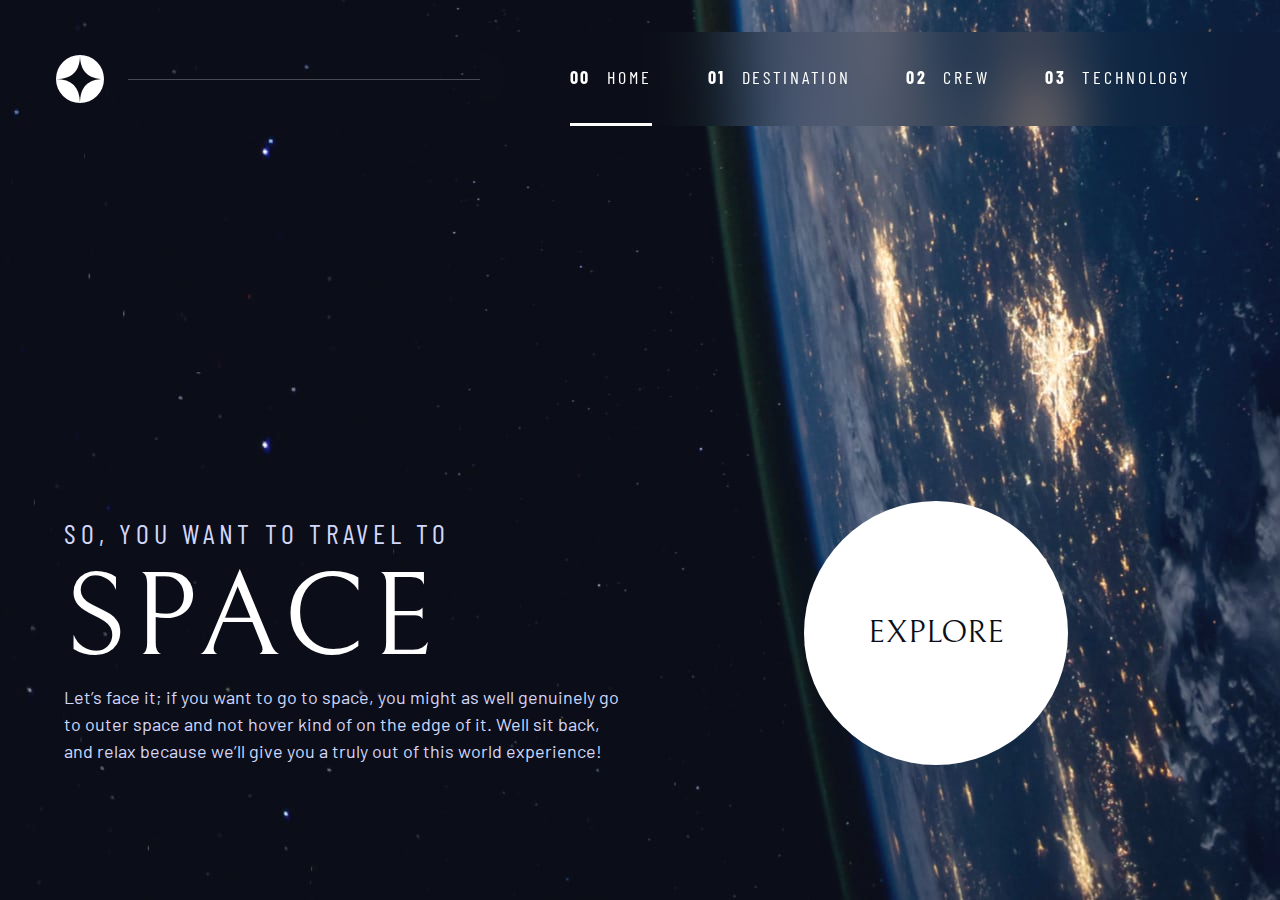
<file: index.html>
<!DOCTYPE html>
<html lang="en">
<head>
    <meta charset="UTF-8">
    <meta name="viewport" content="width=device-width, initial-scale=1.0">

    <link rel="icon" type="image/png" sizes="32x32" href="./assets/favicon-32x32.png">
    <link rel="preconnect" href="https://fonts.googleapis.com">
    <link rel="preconnect" href="https://fonts.gstatic.com" crossorigin>
    <link href="https://fonts.googleapis.com/css2?family=Barlow+Condensed:wght@400;700&family=Barlow:wght@400;700&family=Bellefair&display=swap" rel="stylesheet"> 
    
    <link rel="stylesheet" href="index.css">

    <title>Frontend Mentor | Space tourism website</title>

    <script src="index.js" defer></script>
</head>
<body class="home">
    <header class="primary-header flex">
        <div>
            <img src="./assets/shared/logo.svg" alt="space tourism logo" class="logo">
        </div>
        <button class="mobile-nav-toggle" aria-controls="primary-navigation"><span class="sr-only" aria-expanded="false">Menu</span></button>
        <nav>
            <ul id="primary-navigation" data-visible="false" class="primary-navigation underline-indicators flex">
                <li class="active"><a class="ff-sans-cond uppercase text-white letter-spacing-2" href="./index.html"><span aria-hidden="true">00</span> Home</a></li>
                <li><a class="ff-sans-cond uppercase text-white letter-spacing-2" href="./destination.html"><span aria-hidden="true">01</span> Destination</a></li>
                <li><a class="ff-sans-cond uppercase text-white letter-spacing-2" href="./crew.html"><span aria-hidden="true">02</span> Crew</a></li>
                <li><a class="ff-sans-cond uppercase text-white letter-spacing-2" href="./design-system.html"><span aria-hidden="true">03</span> Technology</a></li>
            </ul>
        </nav>
    </header>

    <main id="main" class="grid-container grid-container--home">
        <div>
            <h1 class="text-accent fs-500 ff-sans-cond uppercase letter-spacing-1">
                So, you want to travel to    
                <span class="fs-900 ff-serif text-white d-block"> 
                    Space
                </span>
            </h1>
            <p class="text-accent">
                Let’s face it; if you want to go to space, you might as well genuinely go to 
                outer space and not hover kind of on the edge of it. Well sit back, and relax 
                because we’ll give you a truly out of this world experience!
            </p>
        </div>
        <div>
            <a href="./destination.html" class="large-button uppercase ff-serif text-dark bg-white fs-600">Explore</a>
        </div>
    </main>




    
</body>
</html>


<!-- 


Explore 
-->
</file>
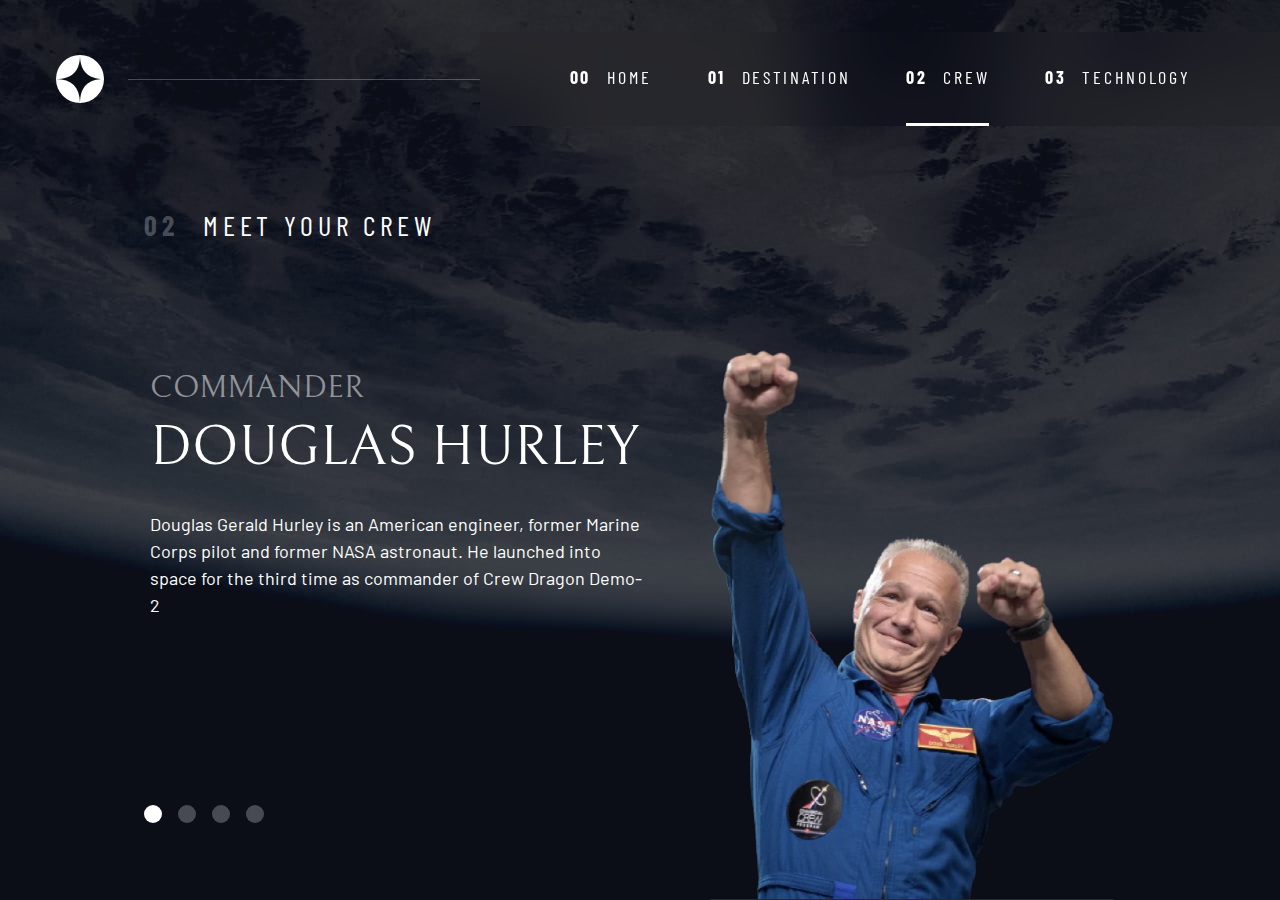
<file: crew.html>
<!DOCTYPE html>
<html lang="en">
<head>
    <meta charset="UTF-8">
    <meta name="viewport" content="width=device-width, initial-scale=1.0">

    <link rel="icon" type="image/png" sizes="32x32" href="./assets/favicon-32x32.png">
    <link rel="preconnect" href="https://fonts.googleapis.com">
    <link rel="preconnect" href="https://fonts.gstatic.com" crossorigin>
    <link href="https://fonts.googleapis.com/css2?family=Barlow+Condensed:wght@400;700&family=Barlow:wght@400;700&family=Bellefair&display=swap" rel="stylesheet"> 
    
    <link rel="stylesheet" href="index.css">

    <title>Frontend Mentor | Space tourism website</title>

    <script src="index.js" defer></script>
</head>
<body class="crew">
    <header class="primary-header flex">
        <div>
            <img src="./assets/shared/logo.svg" alt="space tourism logo" class="logo">
        </div>
        <button class="mobile-nav-toggle" aria-controls="primary-navigation"><span class="sr-only" aria-expanded="false">Menu</span></button>
        <nav>
            <ul id="primary-navigation" data-visible="false" class="primary-navigation underline-indicators flex">
                <li ><a class="ff-sans-cond uppercase text-white letter-spacing-2" href="./index.html"><span aria-hidden="true">00</span> Home</a></li>
                <li><a class="ff-sans-cond uppercase text-white letter-spacing-2" href="./destination.html"><span aria-hidden="true">01</span> Destination</a></li>
                <li class="active"><a class="ff-sans-cond uppercase text-white letter-spacing-2" href="#"><span aria-hidden="true">02</span> Crew</a></li>
                <li><a class="ff-sans-cond uppercase text-white letter-spacing-2" href="./design-system.html"><span aria-hidden="true">03</span> Technology</a></li>
            </ul>
        </nav>
    </header>

    <main id="main" class="grid-container grid-container--crew flow">
        <h1 class="numbered-title"><span aria-hidden="true">02</span> Meet your crew</h1>

        <div class="dot-indicators flex" role="tablist" aria-label="crew member list">
            <button aria-selected="true" tabindex="0" aria-controls="commander-tab" role="tab" data-image="commander-image"><span class="sr-only">The commander</span></button>
            <button aria-selected="false" tabindex="-1" aria-controls="mission-tab" role="tab" data-image="mission-image"><span class="sr-only">The mission specialist</span></button>
            <button aria-selected="false" tabindex="-1" aria-controls="pilot-tab" role="tab" data-image="pilot-image"><span class="sr-only">The pilot</span></button>
            <button aria-selected="false" tabindex="-1" aria-controls="crew-tab" role="tab" data-image="crew-image"><span class="sr-only">The crew engineer</span></button>
        </div>


        <!-- CODE DUPLICATION FOR EASE OF IMPLEMENTATION -->

        <!-- Commander Article -->
        <article class="crew-details flow" id="commander-tab" role="tabpanel">
            <header class="flow flow-space--small">    
                <h2 class="fs-600 ff-serif uppercase">Commander</h2>
                <p class="fs-700 uppercase ff-serif">Douglas Hurley</p>
            </header>
            <p>Douglas Gerald Hurley is an American engineer, former Marine Corps pilot
                and former NASA astronaut. He launched into space for the third time 
                as commander of Crew Dragon Demo-2
            </p>
        </article>

        <!-- Mission Article -->
        <article hidden class="crew-details flow" id="mission-tab" role="tabpanel">
            <header class="flow flow-space--small">    
                <h2 class="fs-600 ff-serif uppercase">Mission Specialist</h2>
                <p class="fs-700 uppercase ff-serif">Mark Shuttleworth</p>
            </header>
            <p>
                Mark Richard Shuttleworth is the founder and CEO of Canonical, the company behind 
                the Linux-based Ubuntu operating system. Shuttleworth became the first South 
                African to travel to space as a space tourist.
            </p>
        </article>

        <!-- Pilot Article -->
        <article hidden class="crew-details flow" id="pilot-tab" role="tabpanel">
            <header class="flow flow-space--small">    
                <h2 class="fs-600 ff-serif uppercase">Pilot</h2>
                <p class="fs-700 uppercase ff-serif">Victor Glover</p>
            </header>
            <p>Pilot on the first operational flight of the SpaceX Crew Dragon to the 
                International Space Station. Glover is a commander in the U.S. Navy where 
                he pilots an F/A-18.He was a crew member of Expedition 64, and served as a 
                station systems flight engineer.
            </p>
        </article>

        <!-- Crew Article -->
        <article hidden class="crew-details flow" id="crew-tab" role="tabpanel">
            <header class="flow flow-space--small">    
                <h2 class="fs-600 ff-serif uppercase">Flight Engineer</h2>
                <p class="fs-700 uppercase ff-serif">Anousheh Ansari</p>
            </header>
            <p>Anousheh Ansari is an Iranian American engineer and co-founder of Prodea Systems. 
                Ansari was the fourth self-funded space tourist, the first self-funded woman to 
                fly to the ISS, and the first Iranian in space.
            </p>
        </article>

        <!-- IMAGES -->
        <picture id="commander-image">
            <source srcset="./assets/crew/image-douglas-hurley.webp" type="image/webp">
            <img src="./assets/crew/image-douglas-hurley.png" alt="Douglas Hurley">
        </picture>
        <picture hidden id="mission-image">
            <source srcset="./assets/crew/image-mark-shuttleworth.webp" type="image/webp">
            <img src="./assets/crew/image-mark-shuttleworth.png" alt="Mark Shuttleworth">
        </picture>
        <picture hidden id="pilot-image">
            <source srcset="./assets/crew/image-victor-glover.webp" type="image/webp">
            <img src="./assets/crew/image-victor-glover.png" alt="Victor Glover">
        </picture>
        <picture hidden id="crew-image">
            <source srcset="./assets/crew/image-anousheh-ansari.webp" type="image/webp">
            <img src="./assets/crew/image-anousheh-ansari.png" alt="Anousheh Ansari">
        </picture>

    
    </main>
</body>
</html>
</file>
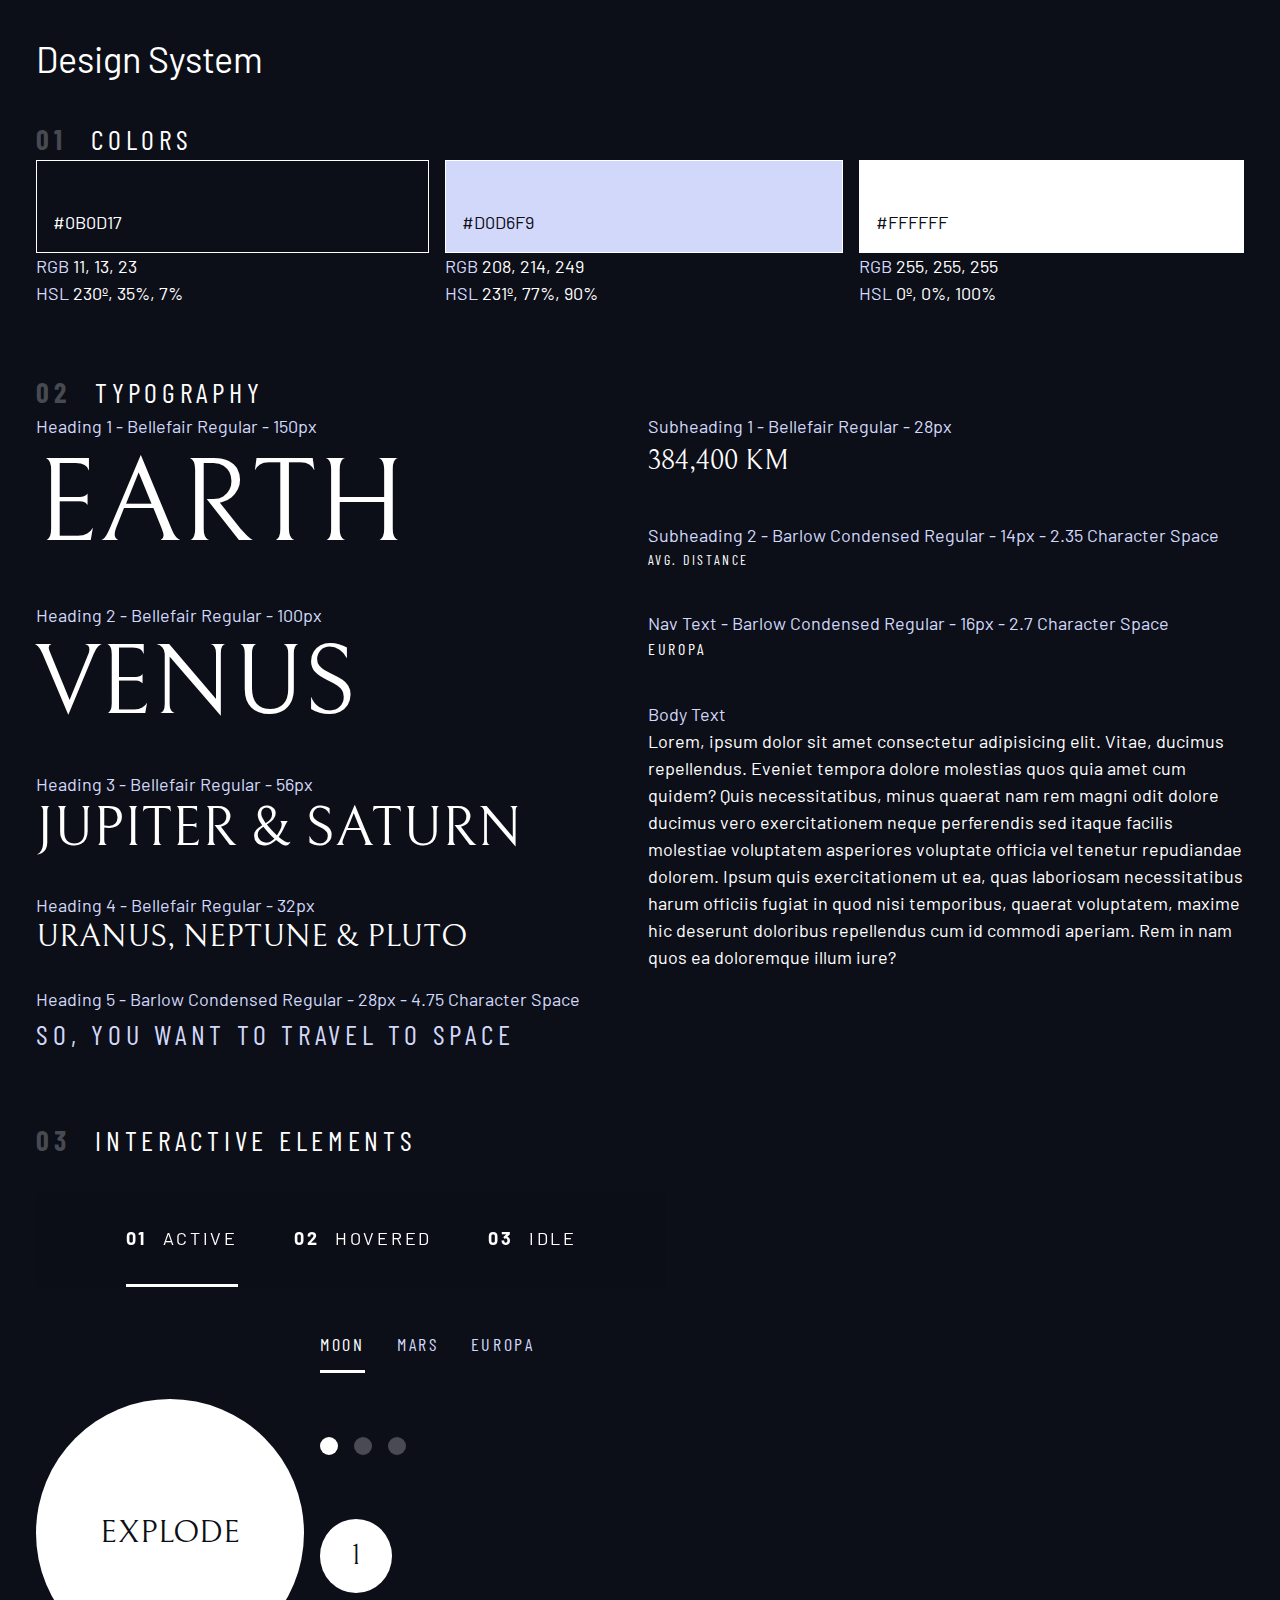
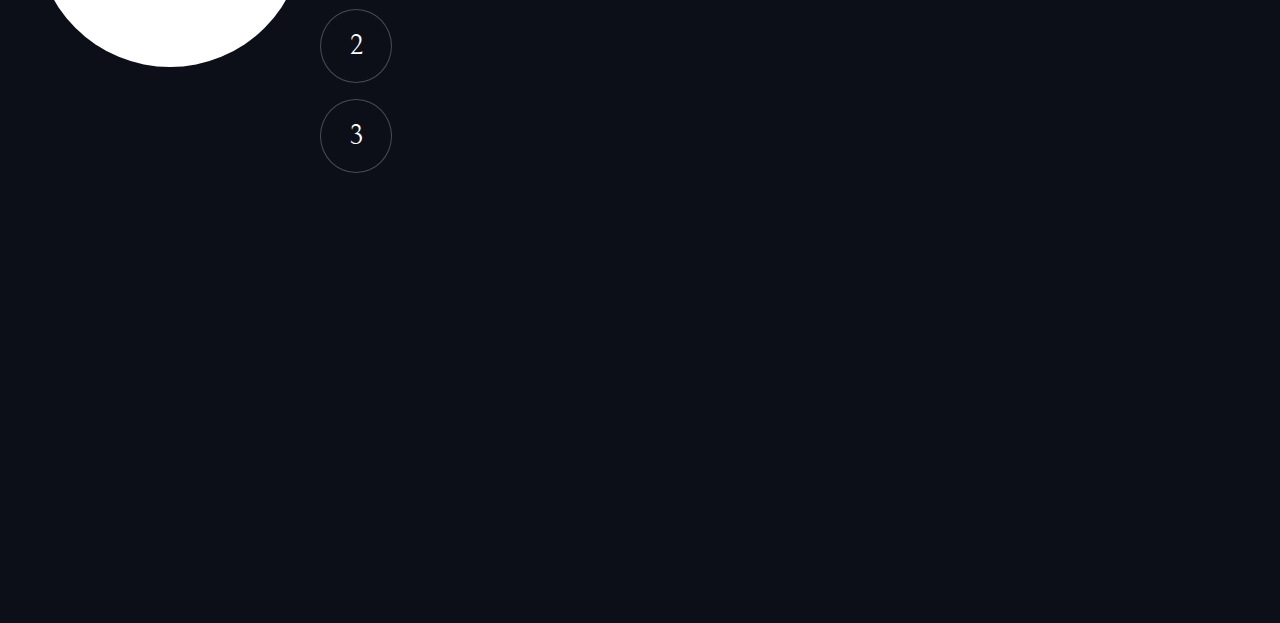
<file: design-system.html>
<!DOCTYPE html>
<html lang="en">
<head>
    <meta charset="UTF-8">
    <meta http-equiv="X-UA-Compatible" content="IE=edge">
    <meta name="viewport" content="width=device-width, initial-scale=1.0">

    <link rel="stylesheet" href="index.css">
    <link rel="preconnect" href="https://fonts.googleapis.com">
    <link rel="preconnect" href="https://fonts.gstatic.com" crossorigin>
    <link href="https://fonts.googleapis.com/css2?family=Barlow+Condensed:wght@400;700&family=Barlow:wght@400;700&family=Bellefair&display=swap" rel="stylesheet"> 

    <title>Design System</title>
</head>
<body >
    
    <div class="container">
        <h1 style="margin: 2rem 0;">Design System</h1>

        <section id="colors">
            <h2 class="numbered-title"><span>01</span> Colors</h2>
            <div class="flex">
                <div style="flex-grow: 1;">
                    <div class="bg-dark text-white" 
                        style="padding: 3rem 1rem 1rem; border: 1px solid white">
                        #0B0D17
                    </div>
                    <p><span class="text-accent">RGB</span> 11, 13, 23</p>
                    <p><span class="text-accent">HSL</span> 230º, 35%, 7%</p>
                </div>

                <div style="flex-grow: 1;">
                    <div class="bg-accent text-dark" 
                        style="padding: 3rem 1rem 1rem; border: 1px solid white">
                        #D0D6F9
                    </div>
                    <p><span class="text-accent">RGB</span> 208, 214, 249</p>
                    <p><span class="text-accent">HSL</span> 231º, 77%, 90%</p>
                </div>

                <div style="flex-grow: 1;">
                    <div class="bg-white text-dark" 
                        style="padding: 3rem 1rem 1rem; border: 1px solid white">
                        #FFFFFF
                    </div>
                    <p><span class="text-accent">RGB</span> 255, 255, 255</p>
                    <p><span class="text-accent">HSL</span> 0º, 0%, 100%</p>
                </div>
            </div>
        </section>

        <section id="typography" style="margin: 4rem 0;">
            <h2 class="numbered-title"><span>02</span> Typography</h2>

            <div class="flex">
                <div class="flow" style="flex-basis: 100%; --flow-space: 2rem;">
                    <div>
                        <p class="text-accent">Heading 1 - Bellefair Regular - 150px</p>
                        <p class="fs-900 ff-serif uppercase">Earth</p>
                    </div>
                    <div>
                        <p class="text-accent">Heading 2 - Bellefair Regular - 100px</p>
                        <p class="fs-800 ff-serif uppercase">Venus</p>
                    </div>
                    <div>
                        <p class="text-accent">Heading 3 - Bellefair Regular - 56px</p>
                        <p class="fs-700 ff-serif uppercase">Jupiter & Saturn</p>
                    </div>
                    <div>
                        <p class="text-accent">Heading 4 - Bellefair Regular - 32px</p>
                        <p class="fs-600 ff-serif uppercase">Uranus, Neptune & Pluto</p>
                    </div>
                    <div>
                        <p class="text-accent">Heading 5 - Barlow Condensed Regular - 28px - 4.75 Character Space</p>
                        <p class="text-accent fs-500 ff-sans-cond letter-spacing-1 uppercase">So, you want to travel to space</p>
                    </div>
                </div>

                <div class="flow" style="flex-basis: 100%; --flow-space: 2.5rem;">
                    <div>
                        <p class="text-accent">Subheading 1 - Bellefair Regular - 28px</p>
                        <p class="fs-500 ff-serif uppercase">384,400 KM</p>
                    </div>
                    <div>
                        <p class="text-accent">Subheading 2 - Barlow Condensed Regular - 14px - 2.35 Character Space</p>
                        <p class="fs-200 ff-sans-cond letter-spacing-3 uppercase">avg. distance</p>
                    </div>
                    <div>
                        <p class="text-accent">Nav Text - Barlow Condensed Regular - 16px - 2.7 Character Space</p>
                        <p class="fs-300 ff-sans-cond letter-spacing-2 uppercase">europa</p>
                    </div>
                    <div>
                        <p class="text-accent">Body Text</p>
                        <p>Lorem, ipsum dolor sit amet consectetur adipisicing elit. Vitae, ducimus repellendus. Eveniet tempora dolore molestias quos quia amet cum quidem? Quis necessitatibus, minus quaerat nam rem magni odit dolore ducimus vero exercitationem neque perferendis sed itaque facilis molestiae voluptatem asperiores voluptate officia vel tenetur repudiandae dolorem. Ipsum quis exercitationem ut ea, quas laboriosam necessitatibus harum officiis fugiat in quod nisi temporibus, quaerat voluptatem, maxime hic deserunt doloribus repellendus cum id commodi aperiam. Rem in nam quos ea doloremque illum iure?</p>
                    </div>
                </div>
            </div>
        </section>

        <section class="flow" id="interactive-elements">
            <h2 class="numbered-title"><span>03</span> Interactive elements</h2>

            <!-- navigation -->
            <div>
                <nav>
                    <ul class="primary-navigation underline-indicators flex">
                        <li class="active"><a class="uppercase text-white letter-spacing-2" href="#"><span>01</span> Active</a></li>
                        <li><a class="uppercase text-white letter-spacing-2" href="#"><span>02</span> Hovered</a></li>
                        <li><a class="uppercase text-white letter-spacing-2" href="#"><span>03</span> Idle</a></li>
                    </ul>
                </nav>
            </div>

            <div class="flex">
                <div style="margin-top: 5rem;">
                    <!-- explore button/link-->
                    <a href="#" class="large-button uppercase ff-serif text-dark bg-white fs-600">Explode</a>
                </div>

                <div class="flow" style="margin-bottom: 50vh; --flow-space: 4rem;">
                    <!-- tabs -->
                    <div class="tab-list underline-indicators flex">
                        <button aria-selected="true" class="uppercase ff-sans-cond text-accent letter-spacing-2">Moon</button>
                        <button aria-selected="false" class="uppercase ff-sans-cond text-accent letter-spacing-2">Mars</button>
                        <button aria-selected="false" class="uppercase ff-sans-cond text-accent letter-spacing-2">Europa</button>
                    </div>
                    
                    <!-- dots -->
                    <div class="dot-indicators flex">
                        <button aria-selected="true" ><span class="sr-only">Slide title</span></button>
                        <button aria-selected="false" ><span class="sr-only">Slide title</span></button>
                        <button aria-selected="false" ><span class="sr-only">Slide title</span></button>
                    </div>
                
                    <!-- numbers -->
                    <div class="number-indicators grid">
                        <button aria-selected="true" >1</button>
                        <button aria-selected="false" >2</button>
                        <button aria-selected="false" >3</button>
                    </div>

                </div>
            </div>
        </section>

    </div>

</body>
</html>
</file>
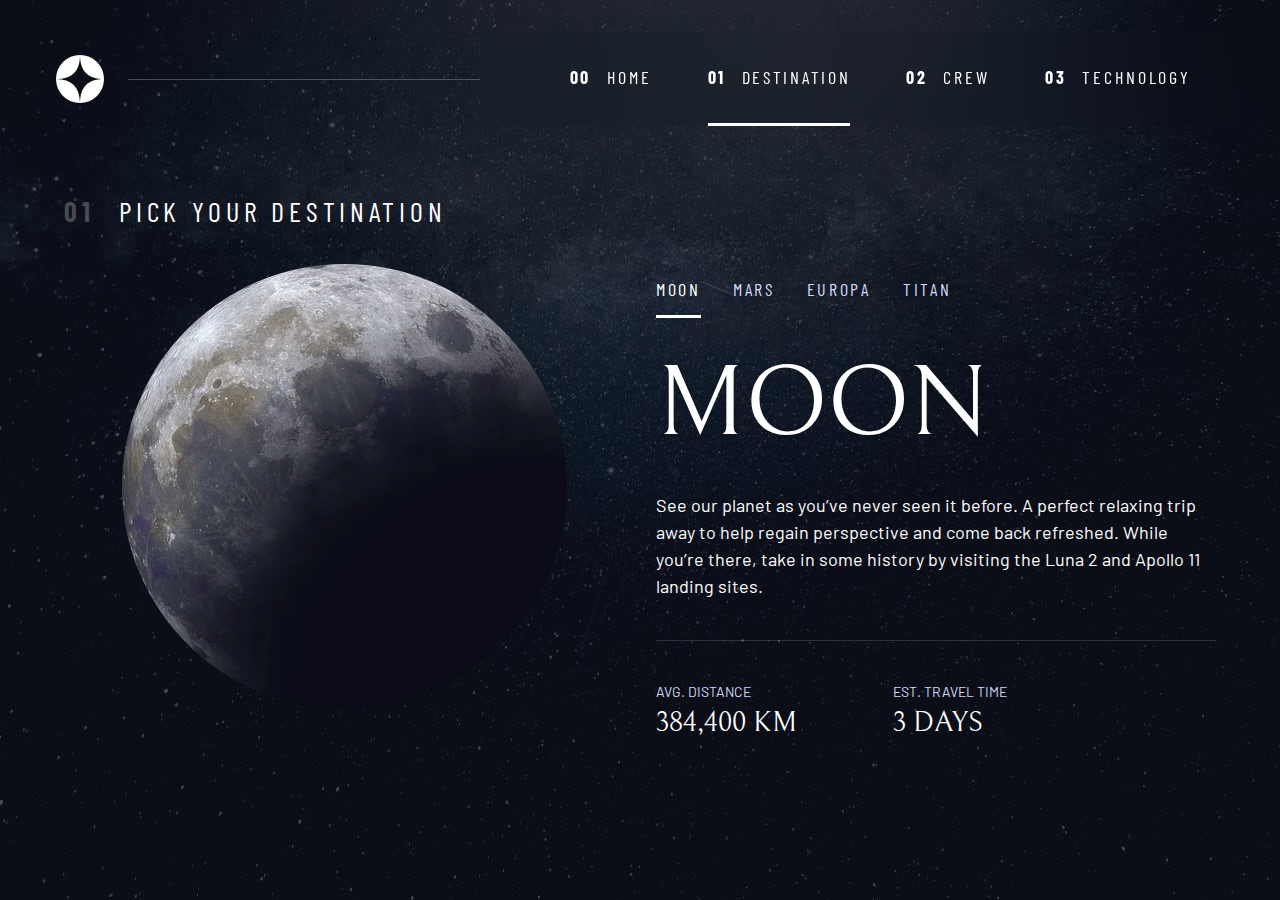
<file: destination.html>
<!DOCTYPE html>
<html lang="en">
<head>
    <meta charset="UTF-8">
    <meta name="viewport" content="width=device-width, initial-scale=1.0">

    <link rel="icon" type="image/png" sizes="32x32" href="./assets/favicon-32x32.png">
    <link rel="preconnect" href="https://fonts.googleapis.com">
    <link rel="preconnect" href="https://fonts.gstatic.com" crossorigin>
    <link href="https://fonts.googleapis.com/css2?family=Barlow+Condensed:wght@400;700&family=Barlow:wght@400;700&family=Bellefair&display=swap" rel="stylesheet"> 
    
    <link rel="stylesheet" href="index.css">

    <title>Frontend Mentor | Space tourism website</title>

    <script src="index.js" defer></script>
</head>
<body class="destination">
    <header class="primary-header flex">
        <div>
            <img src="./assets/shared/logo.svg" alt="space tourism logo" class="logo">
        </div>
        <button class="mobile-nav-toggle" aria-controls="primary-navigation"><span class="sr-only" aria-expanded="false">Menu</span></button>
        <nav>
            <ul id="primary-navigation" data-visible="false" class="primary-navigation underline-indicators flex">
                <li ><a class="ff-sans-cond uppercase text-white letter-spacing-2" href="./index.html"><span aria-hidden="true">00</span> Home</a></li>
                <li class="active"><a class="ff-sans-cond uppercase text-white letter-spacing-2" href="#"><span aria-hidden="true">01</span> Destination</a></li>
                <li><a class="ff-sans-cond uppercase text-white letter-spacing-2" href="./crew.html"><span aria-hidden="true">02</span> Crew</a></li>
                <li><a class="ff-sans-cond uppercase text-white letter-spacing-2" href="./design-system.html"><span aria-hidden="true">03</span> Technology</a></li>
            </ul>
        </nav>
    </header>

    <main id="main" class="grid-container grid-container--destination flow">

        <h1 class="numbered-title">
            <span aria-hidden="true">
                01
            </span>
            Pick your destination
        </h1>

        <!-- CODE DUPLICATION FOR EASE OF IMPLEMENTATION -->

        <!-- IMAGES -->
        <picture id="moon-image">
            <source srcset="assets/destination/image-moon.webp" type="image/webp">
            <img src="./assets/destination/image-moon.png" alt="the moon">
        </picture>
        <picture id="mars-image" hidden>
            <source srcset="assets/destination/image-mars.webp" type="image/webp">
            <img src="./assets/destination/image-mars.png" alt="planet mars">
        </picture>
        <picture id="europa-image" hidden>
            <source srcset="assets/destination/image-europa.webp" type="image/webp">
            <img src="./assets/destination/image-europa.png" alt="moon europa">
        </picture>
        <picture id="titan-image" hidden>
            <source srcset="assets/destination/image-titan.webp" type="image/webp">
            <img src="./assets/destination/image-titan.png" alt="moon titan">
        </picture>

        <div class="tab-list underline-indicators flex" role="tablist" aria-label="destination list">
            <button aria-selected="true" class="uppercase ff-sans-cond text-accent letter-spacing-2"
                    aria-controls="moon-tab" role="tab" tabindex="0" data-image="moon-image"
            >Moon</button>
            <button aria-selected="false" class="uppercase ff-sans-cond text-accent letter-spacing-2"
                    aria-controls="mars-tab" role="tab" tabindex="-1" data-image="mars-image"
            >Mars</button>
            <button aria-selected="false" class="uppercase ff-sans-cond text-accent letter-spacing-2"
                    aria-controls="europa-tab" role="tab" tabindex="-1" data-image="europa-image"
            >Europa</button>
            <button aria-selected="false" class="uppercase ff-sans-cond text-accent letter-spacing-2"
                    aria-controls="titan-tab" role="tab" tabindex="-1" data-image="titan-image"
            >Titan</button>
        </div>
        
        <!-- MOON ARTICLE -->
        <article class="destination-info flow" id="moon-tab" role="tabpanel">
            <h2 class="fs-800 uppercase ff-serif">Moon</h2>
            <p class="destination-info--text">
                See our planet as you’ve never seen it before. A perfect relaxing trip away to help 
                regain perspective and come back refreshed. While you’re there, take in some history 
                by visiting the Luna 2 and Apollo 11 landing sites.
            </p>
            <div class="destination-meta flex">
                <div>    
                    <h3 class="text-accent fs-200 uppercase">Avg. distance</h3>
                    <p class=" ff-serif uppercase">384,400 km</p>
                </div>
                <div>
                    <h3 class="text-accent fs-200 uppercase">Est. travel time</h3>
                    <p class=" ff-serif uppercase">3 days</p>
                </div>
            </div>
        </article>
    
        
        <!-- MARS ARTICLE -->
        <article hidden class="destination-info flow" id="mars-tab" role="tabpanel">
            <h2 class="fs-800 uppercase ff-serif">Mars</h2>
            <p class="destination-info--text">
                Don’t forget to pack your hiking boots. You’ll need them to tackle Olympus Mons, 
                the tallest planetary mountain in our solar system. It’s two and a half times 
                the size of Everest!
            </p>
            <div class="destination-meta flex">
                <div>    
                    <h3 class="text-accent fs-200 uppercase">Avg. distance</h3>
                    <p class=" ff-serif uppercase">225 mil. km</p>
                </div>
                <div>
                    <h3 class="text-accent fs-200 uppercase">Est. travel time</h3>
                    <p class=" ff-serif uppercase">9 months</p>
                </div>
            </div>
        </article>
    
        
        <!-- EUROPA ARTICLE -->
        <article hidden class="destination-info flow" id="europa-tab" role="tabpanel">
            <h2 class="fs-800 uppercase ff-serif">Europa</h2>
            <p class="destination-info--text">
                The smallest of the four Galilean moons orbiting Jupiter, Europa is a 
                winter lover’s dream. With an icy surface, it’s perfect for a bit of 
                ice skating, curling, hockey, or simple relaxation in your snug 
                wintery cabin.
            </p>
            <div class="destination-meta flex">
                <div>    
                    <h3 class="text-accent fs-200 uppercase">Avg. distance</h3>
                    <p class=" ff-serif uppercase">628 mil. km</p>
                </div>
                <div>
                    <h3 class="text-accent fs-200 uppercase">Est. travel time</h3>
                    <p class=" ff-serif uppercase">3 years</p>
                </div>
            </div>
        </article>
    
    
        <!-- TITAN ARTICLE -->
        <article hidden class="destination-info flow" id="titan-tab" role="tabpanel">
            <h2 class="fs-800 uppercase ff-serif">Titan</h2>
            <p class="destination-info--text">
                The only moon known to have a dense atmosphere other than Earth, Titan 
                is a home away from home (just a few hundred degrees colder!). As a 
                bonus, you get striking views of the Rings of Saturn.
            </p>
            <div class="destination-meta flex">
                <div>    
                    <h3 class="text-accent fs-200 uppercase">Avg. distance</h3>
                    <p class=" ff-serif uppercase">1.6 bil. km</p>
                </div>
                <div>
                    <h3 class="text-accent fs-200 uppercase">Est. travel time</h3>
                    <p class=" ff-serif uppercase">7 years</p>
                </div>
            </div>
        </article>
    
    </main>
</body>
</html>
</file>
<file: index.css>
/* ----------------------- */
/* -- CUSTOM PROPERTIES -- */
/* ----------------------- */

:root {
    /* colors */
    --clr-dark: 230 35% 7%;
    --clr-light: 231 77% 90%;
    --clr-white: 0 0% 100%;

    /* font sizes */
    --fs-900: clamp(5rem, 8vw + 1rem , 9.375rem);
    --fs-800: 3.5rem;
    --fs-700: 1.5rem;
    --fs-600: 1rem;
    --fs-500: 1rem;
    --fs-400: 0.9375rem;
    --fs-300: 1rem;
    --fs-200: 0.875rem;

    /* font families */
    --ff-serif: "Bellefair", serif;
    --ff-sans-cond: "Barlow Condensed", sans-serif;
    --ff-sans-normal: "Barlow", sans-serif;
}

@media (min-width: 35em) {
    :root {
        --fs-800: 5rem;
        --fs-700: 2.5rem;
        --fs-600: 1.5rem;
        --fs-500: 1.25rem;
        --fs-400: 1rem;
    }
}

@media (min-width: 47em) {
    :root {
        --fs-800: 6.25rem;
        --fs-700: 3.5rem;
        --fs-600: 2rem;
        --fs-500: 1.75rem;
        --fs-400: 1.125rem;
    }
}

/* ----------------------- */
/* -------- RESET -------- */
/* ----------------------- */

[hidden] { display: none !important; }


/* Box Sizing Rules */
*,
*::before,
*::after {
    box-sizing: border-box;
}

/* Reset Margins */
body,
h1,
h2,
h3,
h4,
h5,
p,
figure,
picture {
    margin: 0;
}

h1,
h2,
h3,
h4,
h5,
p {
    font-weight: 400;
}

/* Body Defaults */
body {
    min-height: 100vh;
    color: hsl( var(--clr-white));
    background-color: hsl( var(--clr-dark));
    font-family: var(--ff-sans-normal);
    font-size: var(--fs-400);
    line-height: 1.5;

    display: grid;
    grid-template-rows: min-content 1fr;
    overflow-x: hidden;
}

/* Images Defaults */
img,
picture {
    max-width: 100%;
    display: block;
}

/* Form Elements Defaults */
input,
button,
textarea,
select {
    font: inherit;
}

/* Animation Reducer Based in User Preferences */
@media (prefers-reduced-motion: reduce) {
    *,
    *::before,
    *::after {
      animation-duration: 0.01ms !important;
      animation-iteration-count: 1 !important;
      transition-duration: 0.01ms !important;
      scroll-behavior: auto !important;
    }
}


/* ----------------------- */
/* --- UTILITY CLASSES --- */
/* ----------------------- */

/* General */

.flex {
    display: flex;
    gap: var(--gap, 1rem);
}

.grid {
    display: grid;
    gap: var(--gap, 1rem);
}

.d-block {
    display: block;
}

.flow > *:where(:not(:first-child)) {
    margin-top: var(--flow-space, 1rem);
}

.flow-space--small {
    --flow-space: 0.75rem;
}

.container {
    padding-inline: 2em;
    margin-inline: auto;
    max-width: 80rem;
}


.sr-only {
    position: absolute;
    width: 1px;
    height: 1px;
    padding: 0;
    margin: -1px;
    overflow: hidden;
    clip: rect(0,0,0,0);
    white-space: nowrap;
    border: 0;
}

/* Colors */

.bg-dark {
    background-color: hsl( var(--clr-dark));
}

.bg-accent {
    background-color: hsl( var(--clr-light));
}

.bg-white {
    background-color: hsl( var(--clr-white));
}

.text-dark {
    color: hsl( var(--clr-dark));
}

.text-accent {
    color: hsl( var(--clr-light));
}

.text-white {
    color: hsl( var(--clr-white));
}

/* Typography */

.ff-serif { font-family: var(--ff-serif); }
.ff-sans-cond { font-family: var(--ff-sans-cond); }
.ff-sans-normal { font-family: var(--ff-sans-normal); }

.letter-spacing-1 { letter-spacing: 4.75px; }
.letter-spacing-2 { letter-spacing: 2.7px; }
.letter-spacing-3 { letter-spacing: 2.35px; }

.uppercase { text-transform: uppercase; }

.fs-900 { font-size: var(--fs-900); }
.fs-800 { font-size: var(--fs-800); }
.fs-700 { font-size: var(--fs-700); }
.fs-600 { font-size: var(--fs-600); }
.fs-500 { font-size: var(--fs-500); }
.fs-400 { font-size: var(--fs-400); }
.fs-300 { font-size: var(--fs-300); }
.fs-200 { font-size: var(--fs-200); }

.fs-900,
.fs-800,
.fs-700,
.fs-600 {
    line-height: 1.1;
}

.numbered-title {
   font-family: var(--ff-sans-cond);
   font-size: var(--fs-500);
   text-transform: uppercase;
   letter-spacing: 4.72px;
}

.numbered-title span {
    margin-right: .5em;
    font-weight: 700;
    color: hsl( var(--clr-white) / .25 );
}



/* ---------------------- */
/* ----- COMPONENTS ----- */
/* ---------------------- */

.large-button {
    font-size: 2rem;
    position: relative;
    display: inline-grid;
    z-index: 1;
    place-items: center;
    padding: 0 2em;
    border-radius: 50%;
    aspect-ratio: 1;
    text-decoration: none;
}

.large-button::after {
    content: '';
    position: absolute;
    z-index: -1;
    background: hsl( var(--clr-white) / .15 );
    width: 100%;
    height: 100%;
    border-radius: inherit;
    opacity: 0;
    transition: opacity 500ms linear, transform 750ms ease-in-out;
}

.large-button:hover::after,
.large-button:focus::after {
    transform: scale(1.5);
    opacity: 1;
}

/* Primary Header */

.logo {
    margin: 1.5rem clamp(1.5rem, 5vw, 3.5rem);
}

.primary-header {
    justify-content: space-between;
    align-items: center;
}

.primary-navigation {
    flex-direction: row;
    padding: 0;
    margin: 0;
    --gap: clamp(1.5rem, 5vw, 3.5rem);
    --underline-gap: 2rem;
    list-style: none;
    background: hsl( var(--clr-dark) / .95 );
}

.primary-navigation a {
    text-decoration: none;
}

.primary-navigation a > span {
    font-weight: 700;
    margin-right: .5em;
}

@supports (backdrop-filter: blur(2rem)) {
    .primary-navigation {
        background: hsl( var(--clr-dark) / .05 );
        backdrop-filter: blur(2rem);
    }
}

.mobile-nav-toggle {
    display: none;
}

@media (max-width: 35em) {
    .primary-navigation {
        flex-direction: column;
        position: fixed;
        z-index: 10;
        inset: 0 0 0 40%;
        padding: min(20rem, 12vh) 2rem;
        margin: 0;
        --underline-gap: 1.5rem;
        list-style: none;
        transform: translateX(100%);
        transition: transform 500ms ease-in-out;
    }
    .primary-navigation.underline-indicators > .active {
        border: 0;
    }
    .primary-navigation[data-visible="true"] {
        transform: translateX(0);
    }
    .mobile-nav-toggle {
        display: block;
        position: absolute;
        z-index: 20;
        right: 1rem;
        top: 2rem;
        background: transparent;
        background-image: url(./assets/shared/icon-hamburger.svg);
        background-position: center;
        background-repeat: no-repeat;
        width: 1.5rem;
        aspect-ratio: 1;
        border: 0;
    }

    .mobile-nav-toggle[aria-expanded="true"] {
        background-image: url(./assets/shared/icon-close.svg);
    }

    .mobile-nav-toggle:focus-visible {
        outline: 5px solid hsl( var(--clr-white) / .5 ) ;
        outline-offset: 5px;
    }
}

@media (min-width: 35em) {
    .primary-navigation {
        padding-inline: clamp(3rem, 7vw, 7rem);
    }
}

@media (min-width: 35em) and (max-width: 47em) {
    .primary-navigation a > span {
        display: none;
    }
}

@media (min-width: 47.001em) {
    .primary-header::after {
        content: '';
        display: block;
        position: relative;
        height: 1px;
        width: 100%;
        background: hsl( var(--clr-white) / .25 );
        order: 1;
        margin-right: -3rem;
    }

    nav {
        order: 2;
    }
    
    .primary-navigation {
        margin-block: 2rem;
    }
    
    .primary-navigation > li > a {
        white-space: nowrap;
    }
}


.underline-indicators > * {
    
    cursor: pointer;
    padding: var(--underline-gap, .75rem) 0;
    border: 0;
    border-bottom: .2rem solid hsl( var(--clr-white) / 0);
    background-color: transparent;
}

.underline-indicators > *:hover,
.underline-indicators > *:focus {
    border-color: hsl( var(--clr-white) / .5);
}

.underline-indicators > .active,
.underline-indicators > [aria-selected="true"] {
    color: hsl( var(--clr-white) / 1);
    border-color: hsl( var(--clr-white) / 1);
}

.tab-list {
    --gap: 2rem;
}

.dot-indicators > * {
    cursor: pointer;
    border: 0;
    border-radius: 50%;
    /* aspect-ratio: 1; */
    padding: .5em;
    background-color: hsl( var(--clr-white) / .25 );
}

.dot-indicators > *:hover,
.dot-indicators > *:focus {
    background-color: hsl( var(--clr-white) / .5 );
}

.dot-indicators > [aria-selected="true"] {
    background-color: hsl( var(--clr-white) / 1);
}

.number-indicators > * {
    width: 4.5rem;
    display: grid;
    place-items: center;
    aspect-ratio: 1;
    border-radius: 50%;
    line-height: 2.5;
    background-color: hsl( var(--clr-dark));
    border: 1.5px solid hsl( var(--clr-white) / .25 );
    color: hsl( var(--clr-white) / 1);
    font-family: var(--ff-serif);
    font-size: var(--fs-500);
}

.number-indicators > *:hover,
.number-indicators > *:focus {
    border-color: hsl( var(--clr-white) / .5 );
    background-color: hsl( var(--clr-white) / .02);
}

.number-indicators > [aria-selected="true"] {
    background-color: hsl( var(--clr-white) / 1);
    color: hsl( var(--clr-dark) / 1);
}






/* ------------------------ */
/* --- PAGE BACKGROUNDS --- */
/* ------------------------ */

body {
    background-size: cover;
    background-position: bottom center;
}

/* home */
.home {
    background-image: url(./assets/home/background-home-mobile.jpg);
}

@media (min-width: 35em) {
    .home {
        background-position: center center;
        background-image: url(./assets/home/background-home-tablet.jpg);
    }
}

@media (min-width: 47em) {
    .home {
        background-image: url(./assets/home/background-home-desktop.jpg);
    }
}

/* destination */
.destination {
    background-image: url(./assets/destination/background-destination-mobile.jpg);
}

@media (min-width: 35em) {
    .destination {
        background-position: center center;
        background-image: url(./assets/destination/background-destination-tablet.jpg);
    }
}

@media (min-width: 47em) {
    .destination {
        background-image: url(./assets/destination/background-destination-desktop.jpg);
    }
}

/* crew */
.crew {
    background-image: url(./assets/crew/background-crew-mobile.jpg);
}

@media (min-width: 35em) {
    .crew {
        background-position: center center;
        background-image: url(./assets/crew/background-crew-tablet.jpg);
    }
}

@media (min-width: 47em) {
    .crew {
        background-image: url(./assets/crew/background-crew-desktop.jpg);
    }
}

/* ---------------------- */
/* --- LAYOUTS O ALGO --- */
/* ---------------------- */

.grid-container {
    text-align: center;
    display: grid;
    place-items: center;
    padding-inline: 1rem;
    padding-bottom: 4rem;
}

.grid-container p:not([class]) {
    max-width: 50ch;
}


.numbered-title {
    grid-area: title;
}

/* Destination Layout */

.grid-container--destination {
    --flow-space: 2rem;
    grid-template-areas: 
        'title'
        'image'
        'tabs'
        'content'
}

.grid-container--destination > picture {
    grid-area: image;
    max-width: 60%;
    align-self: start;
}

.grid-container--destination > .tab-list {
    grid-area: tabs;
}

.grid-container--destination > .destination-info {
    grid-area: content;
}

.destination-meta {
    flex-direction: column;
    border-top: 1px solid hsl( var(--clr-white) / .15 );
    padding-top: 2.5rem;
    margin-top: 2.5rem;
}

.destination-meta  p {
    font-size: 1.75rem;
}

/* Crew Layout */

.grid-container--crew {
    --flow-space: 2rem;
    grid-template-areas: 
        'title'
        'image'
        'tabs'
        'content';
}

.grid-container--crew > picture {
    grid-area: image;
    max-width: 60%;
    border-bottom: 1px solid hsl( var(--clr-white) / .1);
}

.grid-container--crew > .dot-indicators {
    grid-area: tabs;
}

.grid-container--crew > .crew-details {
    grid-area: content;
}

.crew-details h2 {
    color: hsl( var(--clr-white) / .5 )
}


@media (min-width: 35em) {
    .numbered-title {
        justify-self: start;
        margin-top: 2rem;
    }

    .destination-meta {
        flex-direction: row;
        justify-content: space-evenly;
    }

    .grid-container--crew {
        padding-bottom: 0;
        grid-template-areas: 
            'title'
            'content'
            'tabs'
            'image';
    }
}


@media (min-width: 47em) {
    
    .grid-container {
        text-align: left;
        column-gap: var(--container-gap, 2rem);
        grid-template-columns: minmax(1rem, 1fr) repeat(2, minmax(0, 40rem)) minmax(1rem, 1fr);
    }

    .underline-indicators {
        justify-self: start;
    }
    

    .grid-container--home > *:first-child {
        grid-column: 2;
        /* outline: 1px solid red; */
    }
    
    .grid-container--home > *:last-child {
        grid-column: 3;
        /* outline: 1px solid yellow; */
    }

    .grid-container--home {
        padding-bottom: max(6rem, 15vh);
        align-items: end;
    }

    .grid-container--destination {
        align-content: start;
        justify-items: center;
        grid-template-areas: 
            '. title title .'
            '. image tabs .'
            '. image content .'
    }

    .grid-container--destination > picture,
    .grid-container--crew > picture {
        max-width: 90%;
    }

    .destination-info > h2 {
        text-align: left;
    }

    .destination-info--text {
        text-align: left;
    }

    .destination-meta {
        --gap: min(8vw, 6rem); /* CUSTOM GAP (6vm originalmente) */
        justify-content: start;
    }

    .grid-container--crew {
        grid-template-columns: minmax(1rem, 1fr) minmax(0, 32rem) minmax(0, 28rem) minmax(1rem, 1fr) ;
        padding-bottom: 0;
        grid-template-areas: 
            '. title title .'
            '. content image .'
            '. tabs image. ';
    }

    .grid-container--crew > .dot-indicators {
        justify-self: start;
    }

    .grid-container--crew > picture {
        align-self: end;
    }

}

[role="tab"]:focus {
    color: hsl(80, 61%, 90%);
}
</file>
